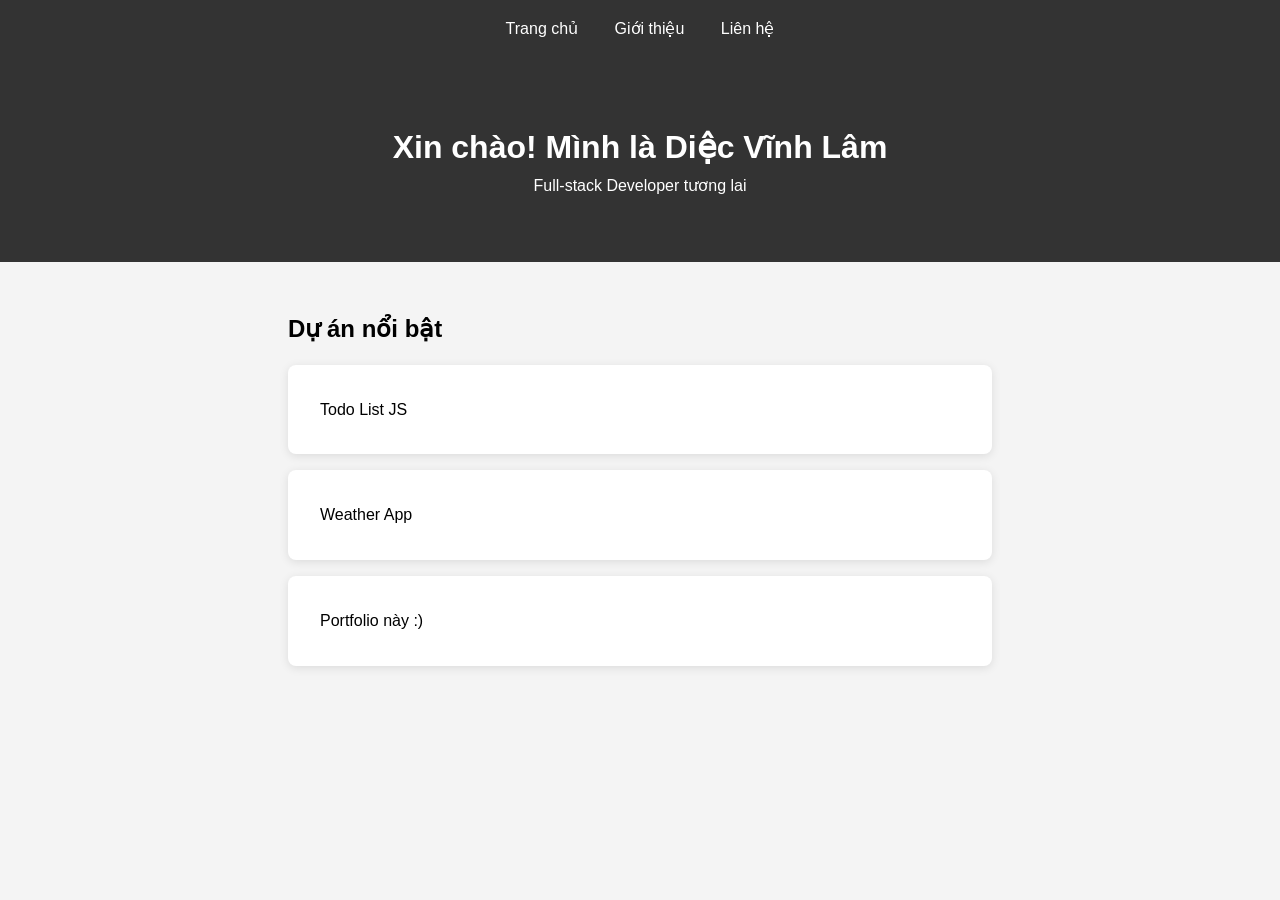
<file: index.html>
<!DOCTYPE html>
<html lang="vi">
<head>
    <meta charset="UTF-8">
    <meta name="viewport" content="width=device-width, initial-scale=1.0">
    <title>Diệc Vĩnh Lâm - Portfolio</title>
    <link rel="stylesheet" href="css/style.css">
</head>
<body>
    <nav>
        <a href="index.html">Trang chủ</a>
        <a href="about.html">Giới thiệu</a>
        <a href="contact.html">Liên hệ</a>
    </nav>

    <header>
        <h1>Xin chào! Mình là Diệc Vĩnh Lâm</h1>
        <p>Full-stack Developer tương lai</p>
    </header>

    <section>
        <h2>Dự án nổi bật</h2>
        <div class="project">Todo List JS</div>
        <div class="project">Weather App</div>
        <div class="project">Portfolio này :)</div>
    </section>

    <script src="js/script.js"></script>
</body>
</html>
</file>
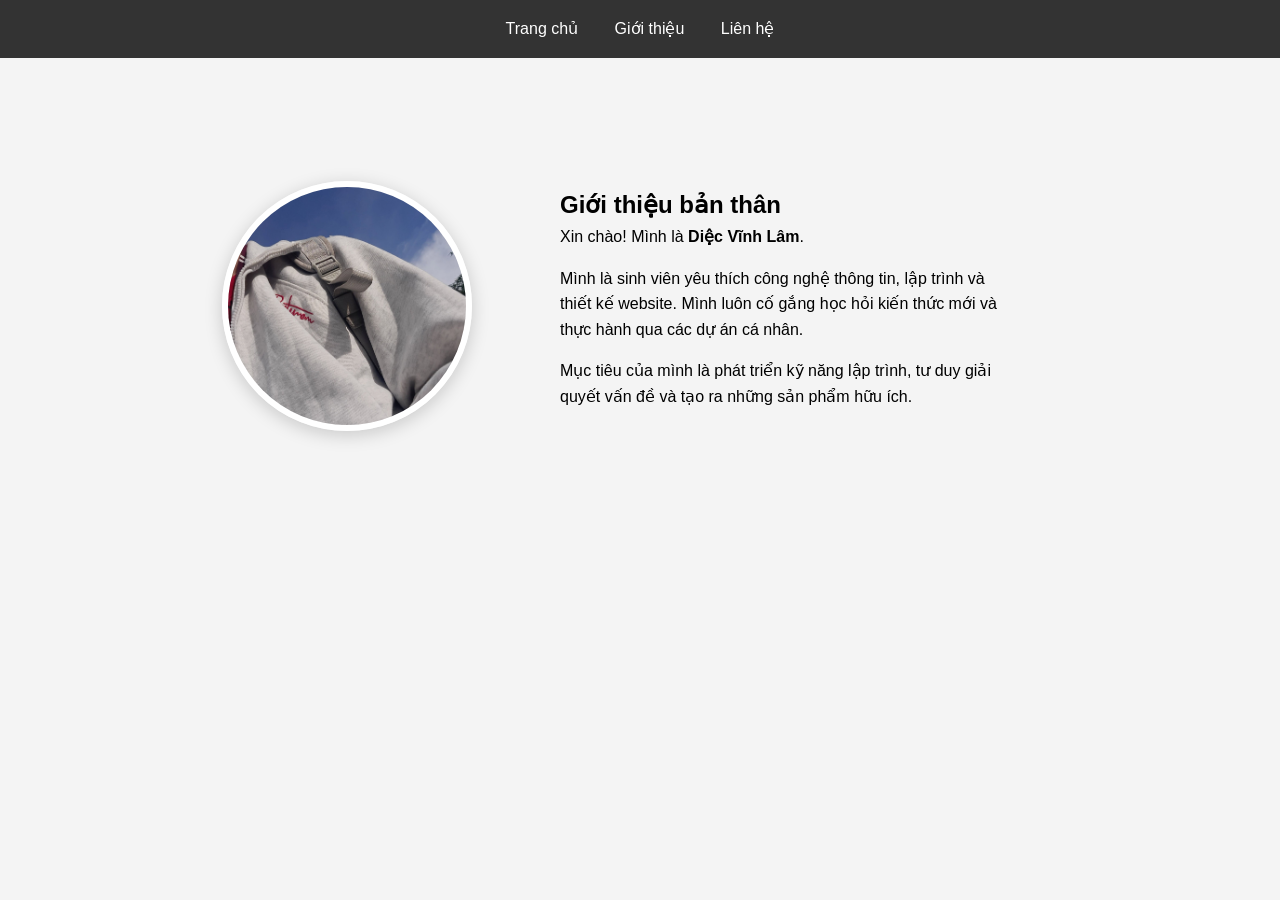
<file: about.html>
<!DOCTYPE html>
<html lang="vi">
<head>
  <meta charset="UTF-8">
  <meta name="viewport" content="width=device-width, initial-scale=1.0">
  <title>Giới thiệu - Portfolio</title>
  <link rel="stylesheet" href="css/style.css">
</head>
<body>
  <nav>
    <a href="index.html">Trang chủ</a>
    <a href="about.html">Giới thiệu</a>
    <a href="contact.html">Liên hệ</a>
  </nav>

  <main class="about-profile">
    <img class="about-avatar" src="images/avatar.jpg" alt="Ảnh đại diện cá nhân">
    <section class="about-text">
      <h1>Giới thiệu bản thân</h1>
      <p>Xin chào! Mình là <strong>Diệc Vĩnh Lâm</strong>.</p>
      <p>Mình là sinh viên yêu thích công nghệ thông tin, lập trình và thiết kế website. Mình luôn cố gắng học hỏi kiến thức mới và thực hành qua các dự án cá nhân.</p>
      <p>Mục tiêu của mình là phát triển kỹ năng lập trình, tư duy giải quyết vấn đề và tạo ra những sản phẩm hữu ích.</p>
    </section>
  </main>
</body>
</html>
</file>
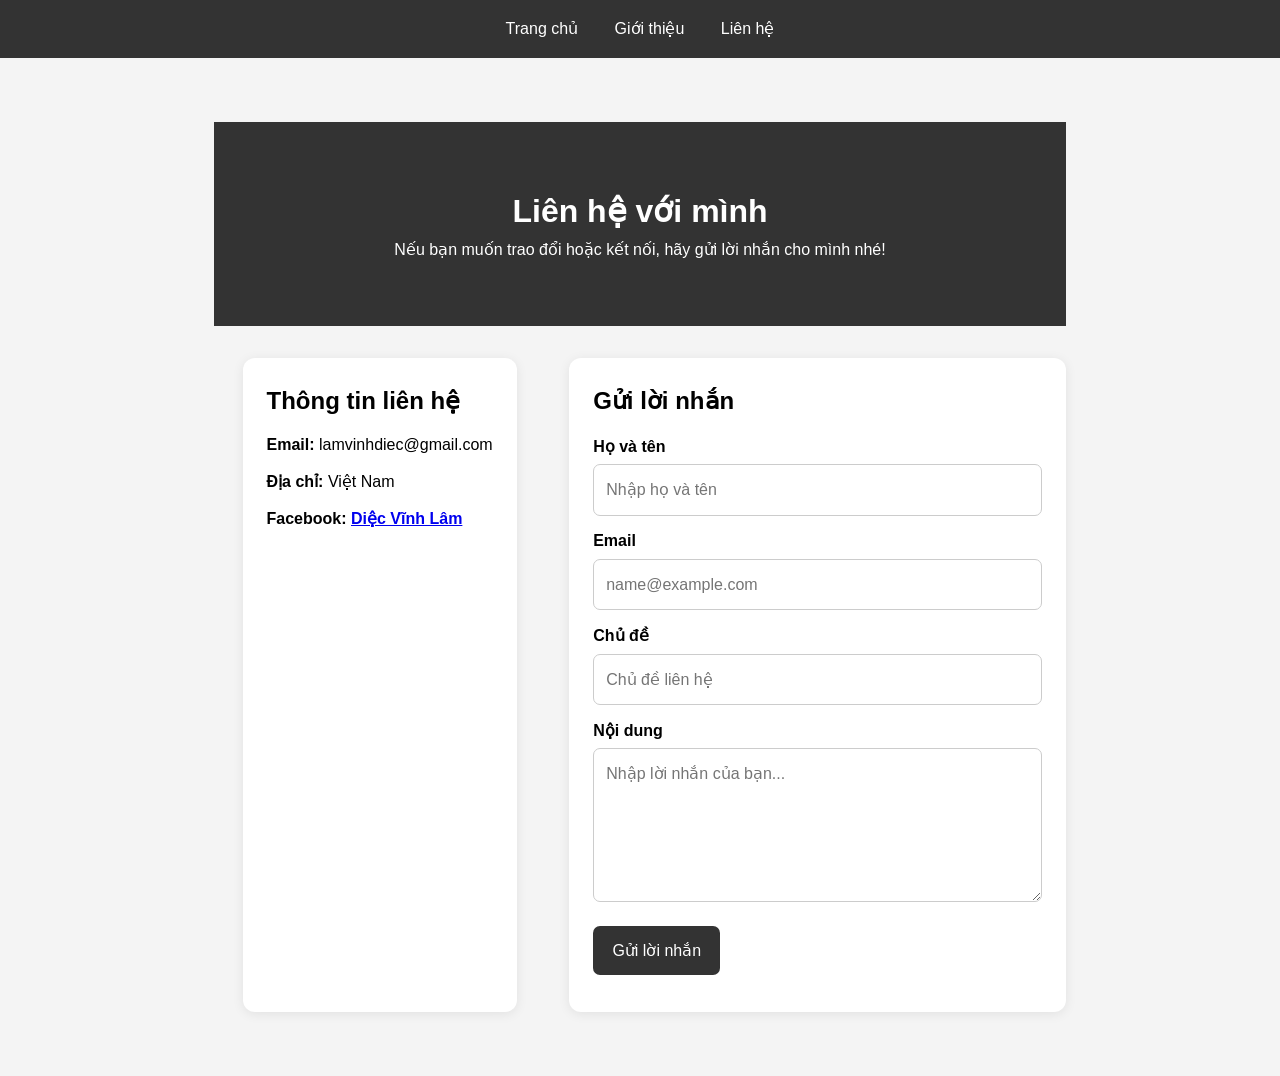
<file: contact.html>
<!DOCTYPE html>
<html lang="vi">
<head>
  <meta charset="UTF-8">
  <meta name="viewport" content="width=device-width, initial-scale=1.0">
  <title>Liên hệ - Portfolio</title>
  <link rel="stylesheet" href="css/style.css">
</head>
<body>
  <nav>
    <a href="index.html">Trang chủ</a>
    <a href="about.html">Giới thiệu</a>
    <a href="contact.html">Liên hệ</a>
  </nav>

  <main class="contact-page">
    <header class="contact-intro">
      <h1>Liên hệ với mình</h1>
      <p>Nếu bạn muốn trao đổi hoặc kết nối, hãy gửi lời nhắn cho mình nhé!</p>
    </header>

    <div class="contact-layout">
      <section class="contact-card">
        <h2>Thông tin liên hệ</h2>
        <p><strong>Email:</strong> lamvinhdiec@gmail.com</p>
        <p><strong>Địa chỉ:</strong> Việt Nam</p>
        <p><strong>Facebook: </strong><a href="https://www.facebook.com/vinhlam.diec.7" target="_blank"><strong>Diệc Vĩnh Lâm</strong></a></p>
      </section>

      <form class="contact-form" id="contactForm">
        <h2>Gửi lời nhắn</h2>
        <label for="name">Họ và tên</label>
        <input id="name" name="name" type="text" placeholder="Nhập họ và tên" required>

        <label for="email">Email</label>
        <input id="email" name="email" type="email" placeholder="name@example.com" required>

        <label for="subject">Chủ đề</label>
        <input id="subject" name="subject" type="text" placeholder="Chủ đề liên hệ" required>

        <label for="message">Nội dung</label>
        <textarea id="message" name="message" rows="5" placeholder="Nhập lời nhắn của bạn..." required></textarea>

        <button type="submit">Gửi lời nhắn</button>
        <p id="formMessage" role="status" aria-live="polite"></p>
      </form>
    </div>
  </main>

  <script>
    const contactForm = document.getElementById('contactForm');
    const formMessage = document.getElementById('formMessage');
    contactForm.addEventListener('submit', function (event) {
      event.preventDefault();
      formMessage.textContent = 'Biểu mẫu đã được kiểm tra. Website hiện chưa gửi tin nhắn đến email.';
      contactForm.reset();
    });
  </script>
</body>
</html>
</file>
<file: css/style.css>
* { margin: 0; padding: 0; box-sizing: border-box; }

body { font-family: 'Segoe UI', sans-serif; line-height: 1.6; background: #f4f4f4; }

nav { background: #333; padding: 1rem; text-align: center; }

nav a { color: white; margin: 0 1rem; text-decoration: none; }

header { text-align: center; padding: 4rem 2rem; background: #333; color: white; }

section { padding: 3rem; max-width: 800px; margin: 0 auto; }

.project { background: white; padding: 2rem; margin: 1rem 0; border-radius: 8px; box-shadow: 0 2px 10px rgba(0,0,0,0.1); }

.about-profile {
    max-width: 900px;
    margin: 3rem auto;
    padding: 2rem;
    display: flex;
    align-items: center;
    gap: 2.5rem;
}
.about-avatar {
    width: 250px;
    height: 250px;
    flex: 0 0 250px;
    object-fit: cover;
    object-position: center;
    border-radius: 50%;
    border: 6px solid #fff;
    box-shadow: 0 4px 18px rgba(0, 0, 0, .18);
}
.about-text { flex: 1; }
.about-text p { margin: 0 0 1rem; }
@media (max-width: 650px) {
    .about-profile { flex-direction: column; text-align: center; padding: 1.5rem; }
    .about-avatar { width: 200px; height: 200px; flex-basis: 200px; }
}
.contact-page { max-width: 900px; margin: 2.5rem auto; padding: 1.5rem; }
.contact-intro { text-align: center; margin-bottom: 2rem; }
.contact-layout { display: grid; grid-template-columns: .8fr 1.2fr; gap: 1.5rem; }
.contact-card, .contact-form {
    background: #fff; padding: 1.5rem; border-radius: 12px;
    box-shadow: 0 2px 12px rgba(0,0,0,.08);
}
.contact-card p { margin: .7rem 0; overflow-wrap: anywhere; }
.contact-form label { display: block; margin: .8rem 0 .3rem; font-weight: 600; }
.contact-form input, .contact-form textarea {
    width: 100%; padding: .75rem; border: 1px solid #ccc; border-radius: 7px;
    font: inherit; box-sizing: border-box;
}
.contact-form textarea { resize: vertical; }
.contact-form button {
    margin-top: 1rem; padding: .75rem 1.2rem; border: 0; border-radius: 7px;
    background: #333; color: #fff; font: inherit; cursor: pointer;
}
.contact-form button:hover { opacity: .85; }
#formMessage { margin-top: .8rem; }
@media (max-width: 650px) { .contact-layout { grid-template-columns: 1fr; } }
</file>
